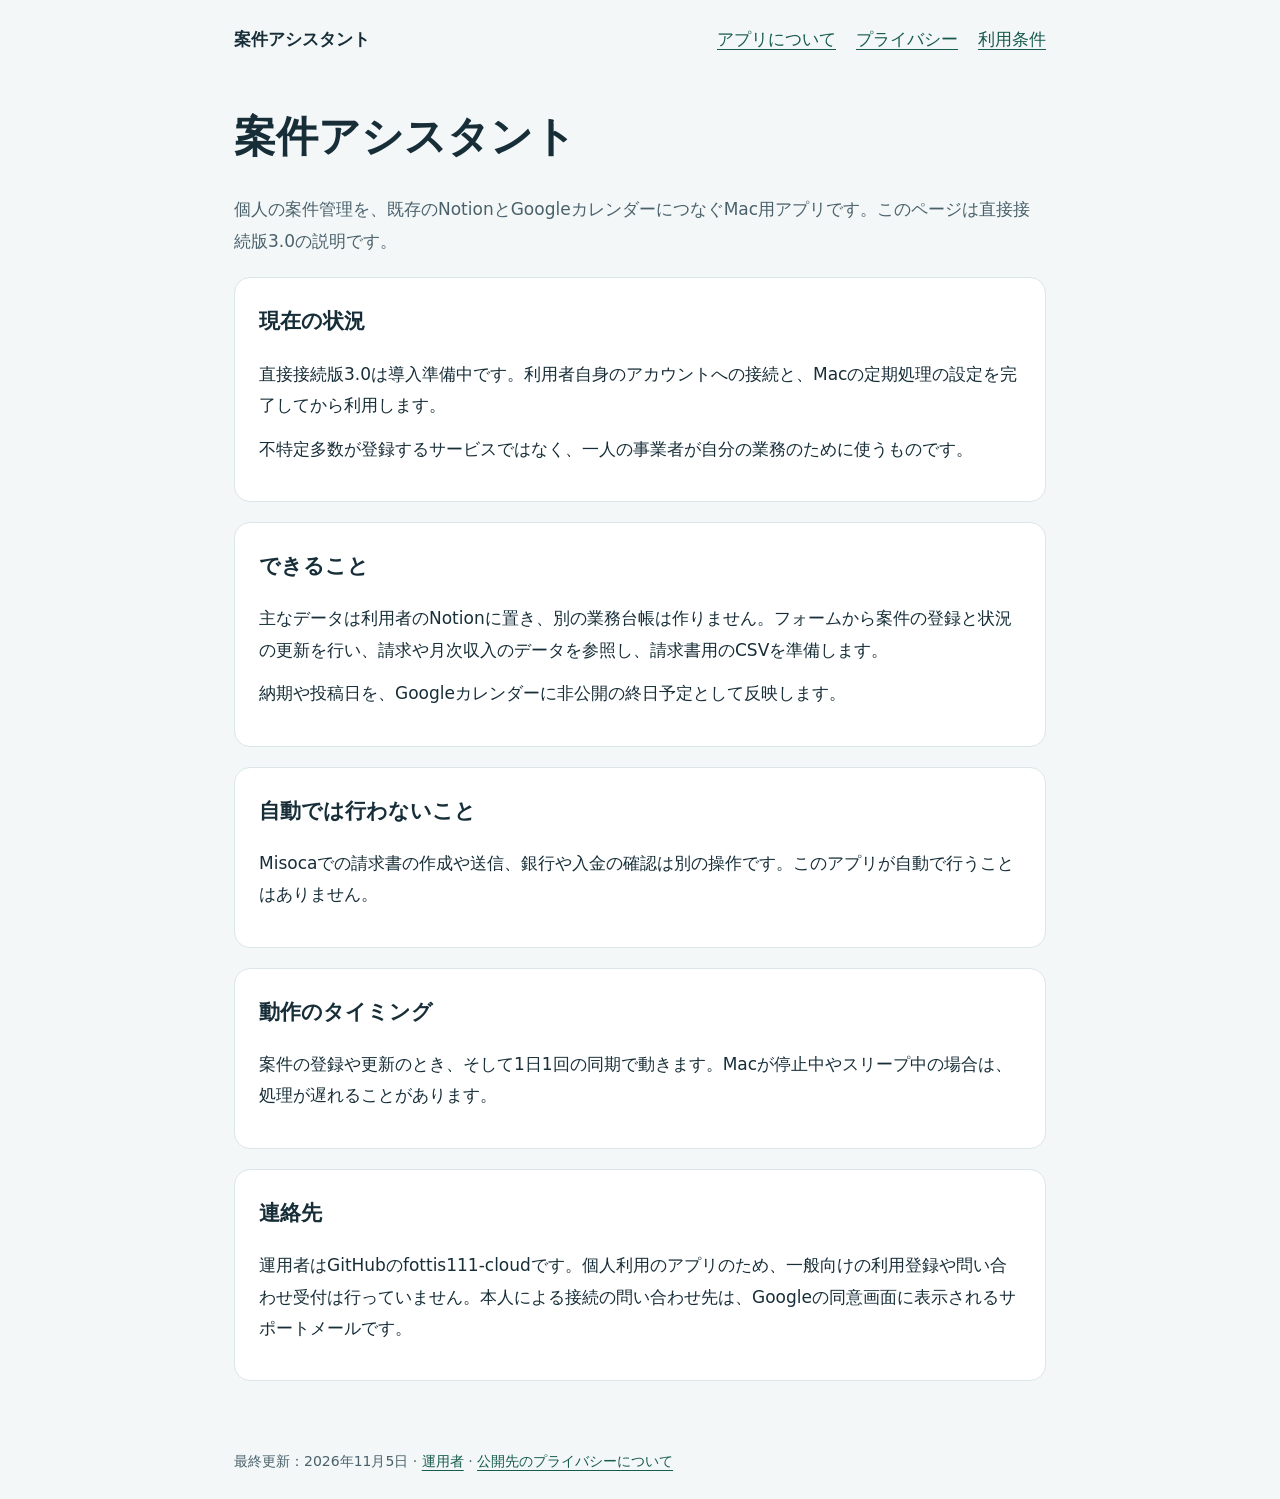
<file: index.html>
<!doctype html><html lang="ja"><head><meta charset="utf-8"><meta name="viewport" content="width=device-width,initial-scale=1"><meta name="robots" content="noindex,nofollow"><title>案件アシスタント｜案件アシスタント</title><link rel="stylesheet" href="style.css"></head><body><header><strong>案件アシスタント</strong><nav aria-label="ページ"><a href="index.html">アプリについて</a><a href="privacy.html">プライバシー</a><a href="terms.html">利用条件</a></nav></header><main><h1>案件アシスタント</h1><p class="lead">個人の案件管理を、既存のNotionとGoogleカレンダーにつなぐMac用アプリです。このページは直接接続版3.0の説明です。</p><section><h2>現在の状況</h2><p>直接接続版3.0は導入準備中です。利用者自身のアカウントへの接続と、Macの定期処理の設定を完了してから利用します。</p><p>不特定多数が登録するサービスではなく、一人の事業者が自分の業務のために使うものです。</p></section><section><h2>できること</h2><p>主なデータは利用者のNotionに置き、別の業務台帳は作りません。フォームから案件の登録と状況の更新を行い、請求や月次収入のデータを参照し、請求書用のCSVを準備します。</p><p>納期や投稿日を、Googleカレンダーに非公開の終日予定として反映します。</p></section><section><h2>自動では行わないこと</h2><p>Misocaでの請求書の作成や送信、銀行や入金の確認は別の操作です。このアプリが自動で行うことはありません。</p></section><section><h2>動作のタイミング</h2><p>案件の登録や更新のとき、そして1日1回の同期で動きます。Macが停止中やスリープ中の場合は、処理が遅れることがあります。</p></section><section><h2>連絡先</h2><p>運用者はGitHubのfottis111-cloudです。個人利用のアプリのため、一般向けの利用登録や問い合わせ受付は行っていません。本人による接続の問い合わせ先は、Googleの同意画面に表示されるサポートメールです。</p></section></main><footer>最終更新：2026年11月5日 · <a href="https://github.com/fottis111-cloud">運用者</a> · <a href="https://docs.github.com/en/site-policy/privacy-policies/github-general-privacy-statement">公開先のプライバシーについて</a></footer></body></html>
</file>
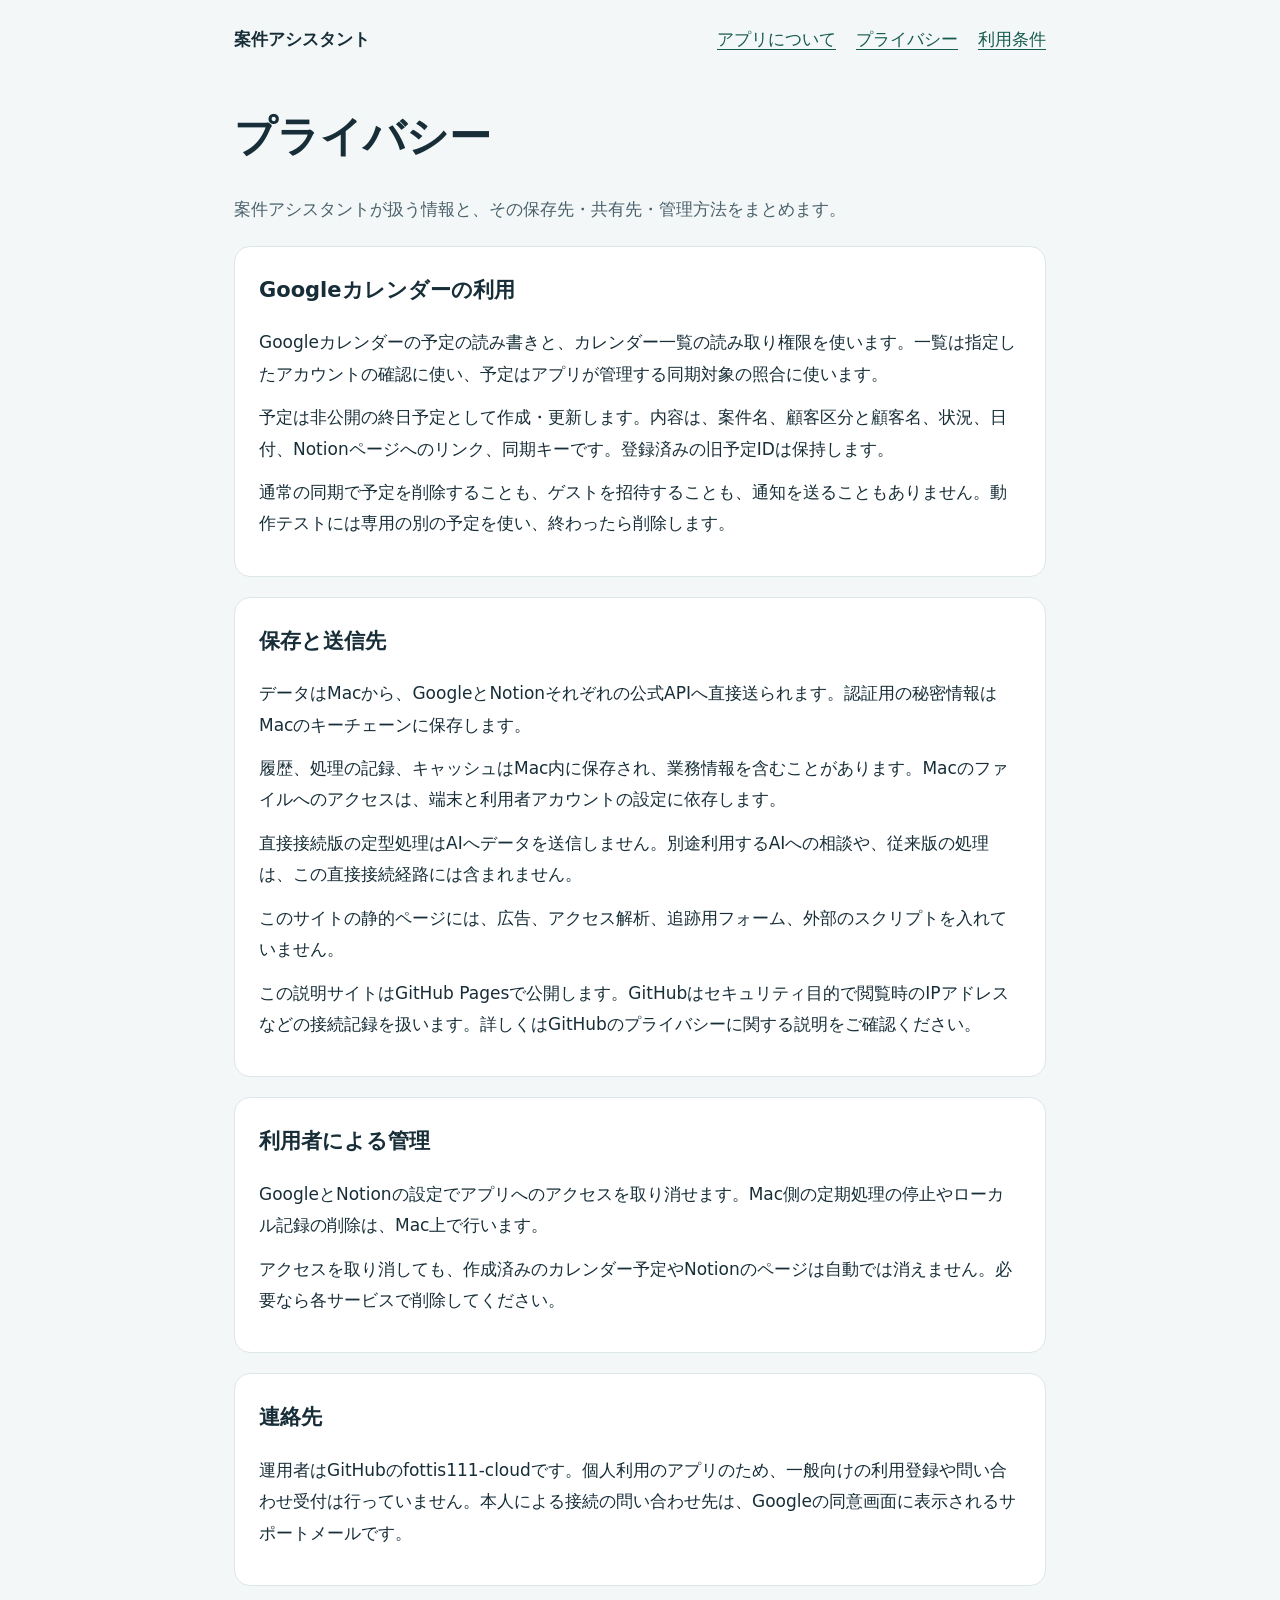
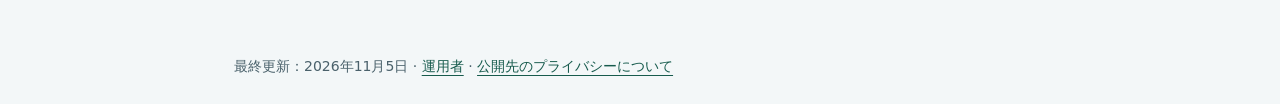
<file: privacy.html>
<!doctype html><html lang="ja"><head><meta charset="utf-8"><meta name="viewport" content="width=device-width,initial-scale=1"><meta name="robots" content="noindex,nofollow"><title>プライバシー｜案件アシスタント</title><link rel="stylesheet" href="style.css"></head><body><header><strong>案件アシスタント</strong><nav aria-label="ページ"><a href="index.html">アプリについて</a><a href="privacy.html">プライバシー</a><a href="terms.html">利用条件</a></nav></header><main><h1>プライバシー</h1><p class="lead">案件アシスタントが扱う情報と、その保存先・共有先・管理方法をまとめます。</p><section><h2>Googleカレンダーの利用</h2><p>Googleカレンダーの予定の読み書きと、カレンダー一覧の読み取り権限を使います。一覧は指定したアカウントの確認に使い、予定はアプリが管理する同期対象の照合に使います。</p><p>予定は非公開の終日予定として作成・更新します。内容は、案件名、顧客区分と顧客名、状況、日付、Notionページへのリンク、同期キーです。登録済みの旧予定IDは保持します。</p><p>通常の同期で予定を削除することも、ゲストを招待することも、通知を送ることもありません。動作テストには専用の別の予定を使い、終わったら削除します。</p></section><section><h2>保存と送信先</h2><p>データはMacから、GoogleとNotionそれぞれの公式APIへ直接送られます。認証用の秘密情報はMacのキーチェーンに保存します。</p><p>履歴、処理の記録、キャッシュはMac内に保存され、業務情報を含むことがあります。Macのファイルへのアクセスは、端末と利用者アカウントの設定に依存します。</p><p>直接接続版の定型処理はAIへデータを送信しません。別途利用するAIへの相談や、従来版の処理は、この直接接続経路には含まれません。</p><p>このサイトの静的ページには、広告、アクセス解析、追跡用フォーム、外部のスクリプトを入れていません。</p><p>この説明サイトはGitHub Pagesで公開します。GitHubはセキュリティ目的で閲覧時のIPアドレスなどの接続記録を扱います。詳しくはGitHubのプライバシーに関する説明をご確認ください。</p></section><section><h2>利用者による管理</h2><p>GoogleとNotionの設定でアプリへのアクセスを取り消せます。Mac側の定期処理の停止やローカル記録の削除は、Mac上で行います。</p><p>アクセスを取り消しても、作成済みのカレンダー予定やNotionのページは自動では消えません。必要なら各サービスで削除してください。</p></section><section><h2>連絡先</h2><p>運用者はGitHubのfottis111-cloudです。個人利用のアプリのため、一般向けの利用登録や問い合わせ受付は行っていません。本人による接続の問い合わせ先は、Googleの同意画面に表示されるサポートメールです。</p></section></main><footer>最終更新：2026年11月5日 · <a href="https://github.com/fottis111-cloud">運用者</a> · <a href="https://docs.github.com/en/site-policy/privacy-policies/github-general-privacy-statement">公開先のプライバシーについて</a></footer></body></html>
</file>
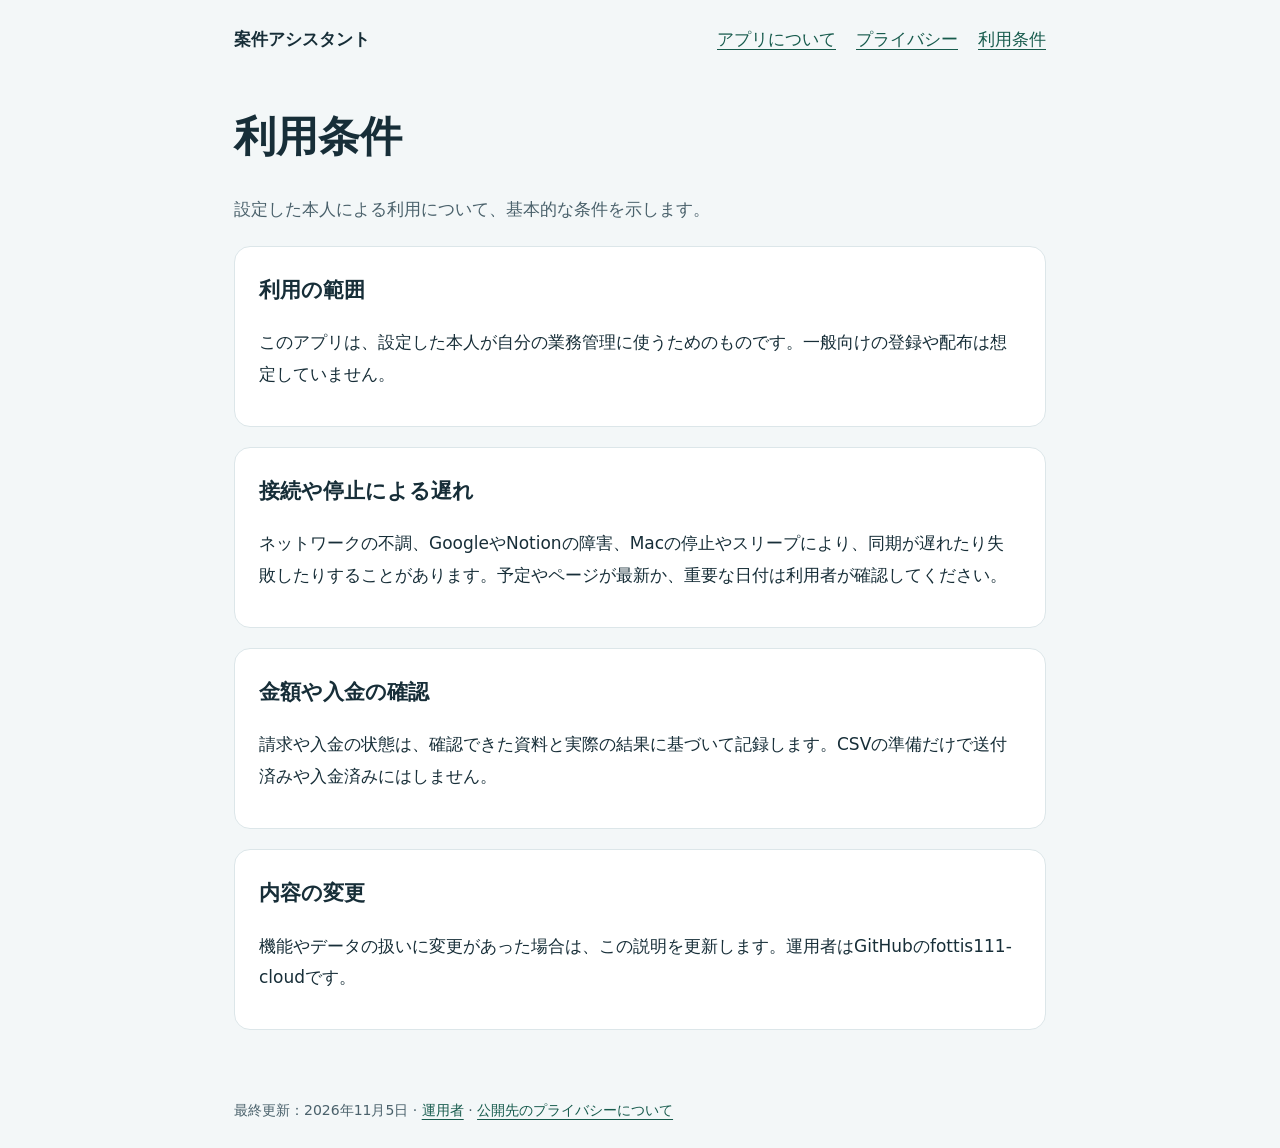
<file: terms.html>
<!doctype html><html lang="ja"><head><meta charset="utf-8"><meta name="viewport" content="width=device-width,initial-scale=1"><meta name="robots" content="noindex,nofollow"><title>利用条件｜案件アシスタント</title><link rel="stylesheet" href="style.css"></head><body><header><strong>案件アシスタント</strong><nav aria-label="ページ"><a href="index.html">アプリについて</a><a href="privacy.html">プライバシー</a><a href="terms.html">利用条件</a></nav></header><main><h1>利用条件</h1><p class="lead">設定した本人による利用について、基本的な条件を示します。</p><section><h2>利用の範囲</h2><p>このアプリは、設定した本人が自分の業務管理に使うためのものです。一般向けの登録や配布は想定していません。</p></section><section><h2>接続や停止による遅れ</h2><p>ネットワークの不調、GoogleやNotionの障害、Macの停止やスリープにより、同期が遅れたり失敗したりすることがあります。予定やページが最新か、重要な日付は利用者が確認してください。</p></section><section><h2>金額や入金の確認</h2><p>請求や入金の状態は、確認できた資料と実際の結果に基づいて記録します。CSVの準備だけで送付済みや入金済みにはしません。</p></section><section><h2>内容の変更</h2><p>機能やデータの扱いに変更があった場合は、この説明を更新します。運用者はGitHubのfottis111-cloudです。</p></section></main><footer>最終更新：2026年11月5日 · <a href="https://github.com/fottis111-cloud">運用者</a> · <a href="https://docs.github.com/en/site-policy/privacy-policies/github-general-privacy-statement">公開先のプライバシーについて</a></footer></body></html>
</file>
<file: style.css>
:root{color-scheme:light;--ink:#172e38;--muted:#4a616b;--accent:#175b4d}*{box-sizing:border-box}body{margin:0;background:#f3f7f8;color:var(--ink);font:17px/1.85 system-ui,sans-serif}header,main,footer{max-width:860px;margin:auto;padding:24px}header{display:flex;justify-content:space-between;flex-wrap:wrap;gap:16px}nav{display:flex;gap:20px;flex-wrap:wrap}a{color:var(--accent);text-underline-offset:4px}h1{font-size:clamp(28px,5vw,42px);line-height:1.4}h2{font-size:21px;margin-top:0}section{background:#fff;border:1px solid #dce6e9;border-radius:16px;padding:24px;margin:20px 0}p{margin:12px 0}.draft{display:inline-block;background:#fff0cf;color:#654c0b;border-radius:8px;padding:6px 12px;font-size:14px}.lead,footer{color:var(--muted)}main{padding-top:0}footer{font-size:14px}a:focus-visible{outline:3px solid #366cd0;outline-offset:4px}@media(max-width:500px){header,main,footer{padding:18px}section{padding:18px}}
</file>
